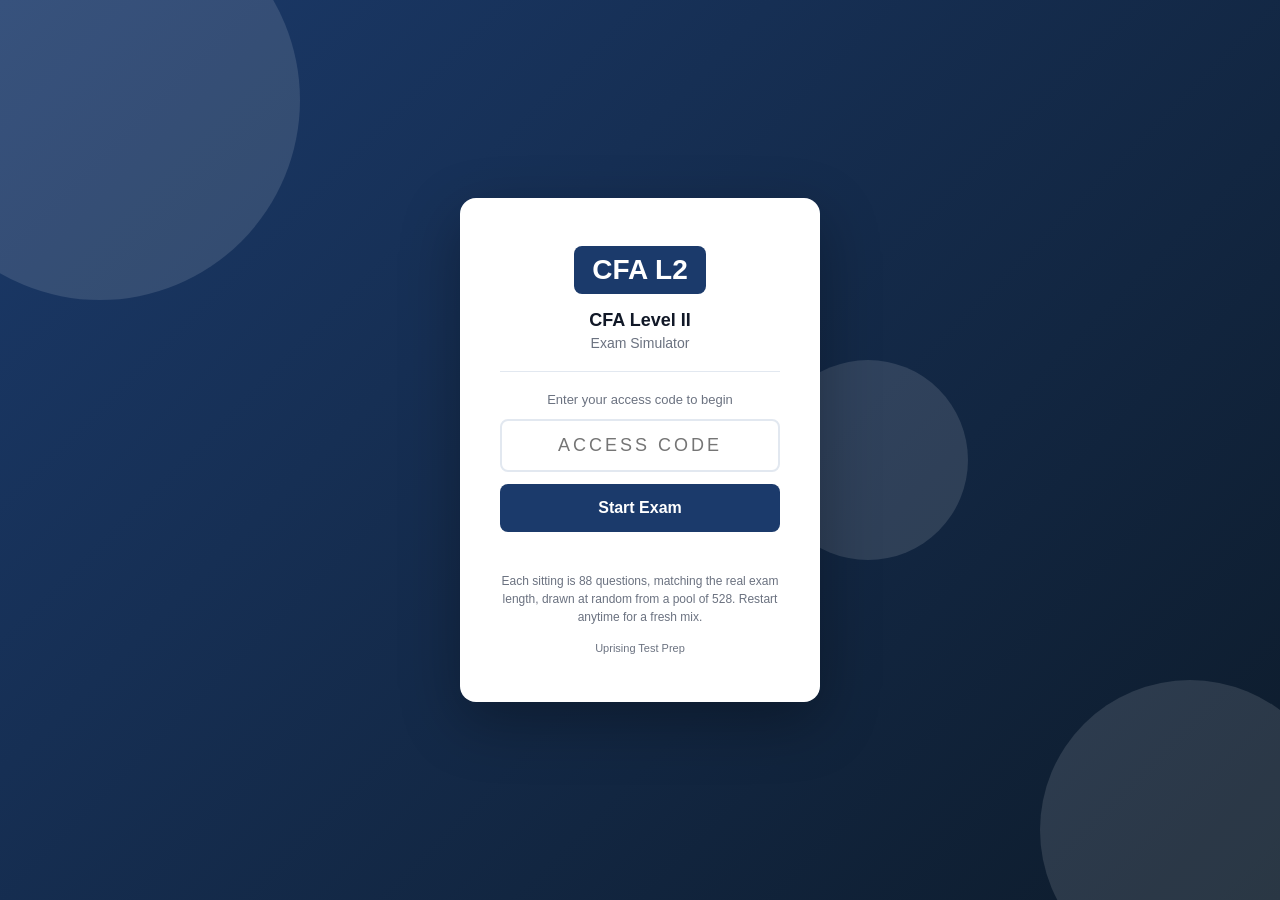
<file: index.html>
<!DOCTYPE html>
<html lang="en">
<head>
  <meta charset="UTF-8" />
  <meta name="viewport" content="width=device-width, initial-scale=1.0, viewport-fit=cover" />
  <meta name="apple-mobile-web-app-capable" content="yes" />
  <meta name="apple-mobile-web-app-status-bar-style" content="black-translucent" />
  <title>CFA Level II Exam Simulator</title>
  <link rel="stylesheet" href="style.css" />
</head>
<body>

<div id="access-gate">
  <div class="gate-bg-shapes">
    <div class="shape shape-1"></div>
    <div class="shape shape-2"></div>
    <div class="shape shape-3"></div>
  </div>
  <div class="gate-card">
    <div class="gate-logo">
      <div class="logo-badge">CFA L2</div>
    </div>
    <h1 class="gate-title">CFA Level II</h1>
    <p class="gate-subtitle">Exam Simulator</p>
    <div class="gate-divider"></div>
    <p class="gate-instruction">Enter your access code to begin</p>
    <input type="text" id="access-code-input" class="gate-input"
           placeholder="Access Code" autocomplete="off"
           maxlength="20" spellcheck="false" />
    <button id="access-btn" class="gate-btn">Start Exam</button>
    <p id="access-error" class="gate-error"></p>
    <p class="gate-pool-note">Each sitting is 88 questions, matching the real exam length, drawn at random from a pool of 528. Restart anytime for a fresh mix.</p>
    <p class="gate-hint">Uprising Test Prep</p>
  </div>
</div>

<div id="app" style="display:none">
  <header class="top-bar">
    <div class="bar-left">
      <span class="bar-logo">CFA Level II</span>
      <span class="bar-title">Exam Simulator</span>
    </div>
    <div class="bar-right">
      <span class="bar-timer" id="timer-display">--:--</span>
      <button class="bar-btn" id="flag-btn">Flag</button>
      <button class="bar-btn bar-btn-primary" id="submit-btn">
        <span class="btn-full">Submit Exam</span>
        <span class="btn-short">Submit</span>
      </button>
    </div>
  </header>

  <div class="progress-strip">
    <div class="progress-bar" id="progress-bar"></div>
  </div>

  <main class="exam-main">
    <div class="question-panel">
      <div class="q-meta">
        <span id="q-counter"></span>
        <span id="q-domain" class="q-domain-tag"></span>
        <span id="q-flag-indicator" class="flag-chip" style="display:none">Flagged</span>
      </div>
      <!-- Shared text for a linked cluster (a clinical case, a reading
           passage). It sits ABOVE the stem, which is the one thing that
           legitimately precedes it, and repeats on every question in the
           cluster so nobody has to page backwards. -->
      <div id="q-cluster-wrap" class="cluster-wrap" style="display:none"></div>
      <p id="question-text" class="q-text"></p>
      <!-- The picture sits BELOW the question text so the simulator matches
           the printed book exactly: stem, then picture, then options. They
           used to disagree (book put the picture under the stem, simulator put
           it above), so no single wording could be true in both places, and
           184 of MLPAO's 185 image questions said "shown above" while the
           book printed the picture below the sentence. Write stems with
           neutral wording ("the strip shown", "the diagram shows") and this
           whole class of bug cannot come back. -->
      <div id="q-image-wrap" style="display:none; margin-bottom:14px;"></div>
      <div id="options-list" class="options-list"></div>
      <div id="explanation-box" class="explanation-box" style="display:none">
        <div class="explanation-label">Explanation</div>
        <p id="explanation-text" class="explanation-text"></p>
      </div>
    </div>
    <div class="nav-bar">
      <button class="nav-btn" id="prev-btn">&#8592; Prev</button>
      <button class="nav-btn nav-btn-map" id="map-btn">Question Map</button>
      <button class="nav-btn nav-btn-next" id="next-btn">Next &#8594;</button>
    </div>
  </main>
</div>

<!-- Question Map Modal -->
<div id="map-modal" style="display:none">
  <div class="map-backdrop" id="map-backdrop"></div>
  <div class="map-panel">
    <div class="map-header">
      <span class="map-title">Question Map</span>
      <button id="map-close" class="map-close-btn">&#x2715; Close</button>
    </div>
    <div class="map-legend">
      <span class="leg-item"><span class="leg-swatch leg-answered"></span>Answered</span>
      <span class="leg-item"><span class="leg-swatch leg-flagged"></span>Flagged</span>
      <span class="leg-item"><span class="leg-swatch leg-unanswered"></span>Unanswered</span>
    </div>
    <div id="q-grid" class="q-grid"></div>
  </div>
</div>

<div id="results-screen" style="display:none">
  <div class="results-card">
    <div class="res-header">
      <div class="res-badge">CFA Level II</div>
      <h2 id="res-status" class="res-status"></h2>
      <p id="res-score" class="res-score"></p>
      <p class="res-disclaimer">CFA Institute does not publish a fixed passing score for Level II — the Minimum Passing Score is set separately for each exam administration. 70% is a practice benchmark only, not an official cutoff.</p>
    </div>
    <div id="res-domains" class="res-domains"></div>
    <p class="mode-pool-note">This sitting drew 88 questions from a pool of 528 simulator questions. Restart for a fresh mix, or see the printed book for the full question bank.</p>
    <button id="res-review-btn" class="res-btn">Review Answers</button>
    <button id="res-restart-btn" class="res-btn res-btn-secondary">Restart</button>
  </div>
</div>

<script src="questions.js"></script>
<script src="app.js"></script>
</body>
</html>
</file>
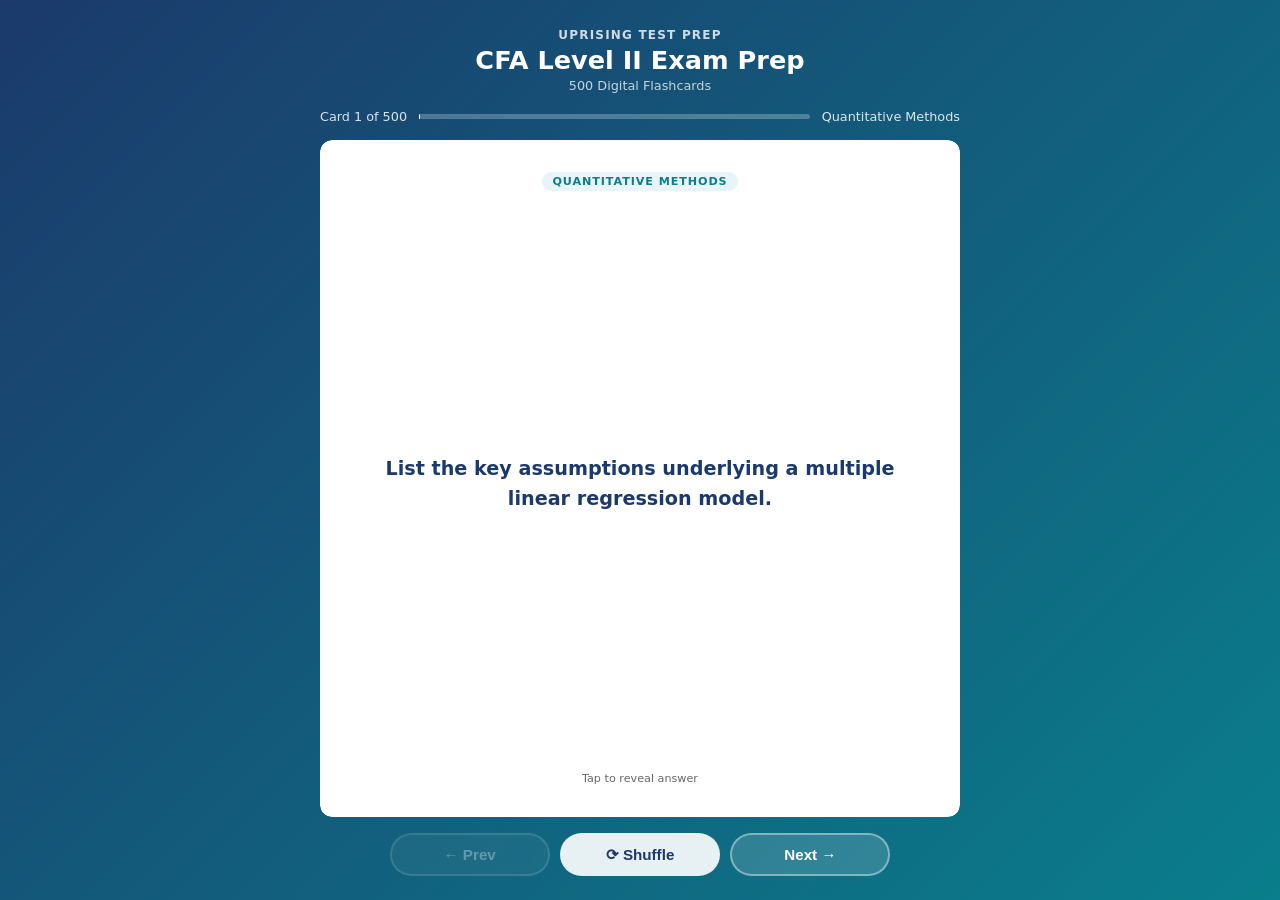
<file: flashcards/index.html>
<!DOCTYPE html>
<html lang="en">
<head>
  <meta charset="UTF-8">
  <meta name="viewport" content="width=device-width, initial-scale=1.0">
  <title>CFA Level II Exam Prep: Flashcards</title>
  <style>
    :root {
      --blue:   #1B3A6B;
      --teal:   #0A7E8C;
      --ltblue: #E8F4F8;
      --white:  #FFFFFF;
      --text:   #1A1A1A;
      --muted:  #666;
      --radius: 12px;
    }
    * { box-sizing: border-box; margin: 0; padding: 0; }
    html, body { height: 100%; }
    body {
      font-family: 'Segoe UI', system-ui, sans-serif;
      background: linear-gradient(135deg, var(--blue) 0%, var(--teal) 100%);
      /* Pinned, not min-height: the page must never grow, or the controls
         get pushed below the fold on iOS where 100dvh and height:100%
         disagree. The height:100% rule above is the pre-dvh fallback. */
      height: 100dvh;
      max-height: 100dvh;
      overflow: hidden;
      display: flex;
      flex-direction: column;
      align-items: center;
      padding: 1.25rem 1rem 1rem;
      gap: 0.75rem;
      overflow-x: hidden;
    }
    header { text-align: center; color: #fff; flex-shrink: 0; }
    header .brand { font-size: 0.75rem; font-weight: 700; letter-spacing: 0.1em; opacity: 0.8; text-transform: uppercase; }
    header h1 { font-size: 1.3rem; font-weight: 800; margin-top: 0.2rem; }
    header .subtitle { font-size: 0.8rem; opacity: 0.75; margin-top: 0.15rem; }
    #progress-info {
      display: flex; align-items: center; gap: 0.75rem;
      color: rgba(255,255,255,0.85); font-size: 0.8rem;
      flex-shrink: 0; width: 100%; max-width: 640px;
    }
    #progress-bar-track {
      flex: 1; background: rgba(255,255,255,0.25);
      border-radius: 4px; height: 5px;
    }
    #progress-bar-fill { height: 100%; background: #fff; border-radius: 4px; transition: width 0.3s; }
    .card-scene {
      width: 100%; max-width: 640px;
      perspective: 1200px;
      cursor: pointer;
      flex: 1; min-height: 0;
      display: flex; flex-direction: column;
    
      /* WebKit does not clip overflow inside a preserve-3d context, so the
         answer pane's own clip is dropped and a long answer paints over the
         Prev/Next row. This element only sets the perspective and is NOT
         itself in the 3D context, so its clip is honoured in every engine. */
      overflow: hidden;
      border-radius: var(--radius);
    }
    .card-inner {
      position: relative; width: 100%;
      flex: 1; min-height: 0;
      transition: transform 0.55s cubic-bezier(.4,0,.2,1);
      transform-style: preserve-3d;
    }
    .card-scene.flipped .card-inner { transform: rotateY(180deg); }
    .card-face {
      position: absolute; inset: 0;
      backface-visibility: hidden; -webkit-backface-visibility: hidden;
      border-radius: var(--radius);
      display: flex; flex-direction: column;
      padding: 1.5rem 1.75rem;
      box-shadow: 0 12px 40px rgba(0,0,0,0.2);
      overflow: hidden;
    
      /* Painting through a mask forces WebKit to allocate a real clipping
         layer for a 3D-transformed element, which is what makes the
         overflow:hidden and the rounded corners above actually apply. */
      -webkit-mask-image: -webkit-radial-gradient(#fff, #000);
              mask-image: radial-gradient(#fff, #000);
    }
    .card-front { background: var(--white); align-items: center; justify-content: center; }
    .card-back  { background: var(--ltblue); transform: rotateY(180deg); }
    .card-badge {
      font-size: 0.7rem; font-weight: 700; text-transform: uppercase;
      letter-spacing: 0.08em;
      background: var(--ltblue); color: var(--teal);
      padding: 0.2rem 0.65rem; border-radius: 20px;
      margin-bottom: 0.85rem; flex-shrink: 0;
    }
    .card-back .card-badge { background: rgba(10,126,140,0.12); }
    .card-front .q-text {
      font-size: 1.1rem; font-weight: 600; color: var(--blue); line-height: 1.55;
      text-align: center; overflow-y: auto; flex: 1;
      display: flex; align-items: center; justify-content: center;
      scrollbar-width: thin; scrollbar-color: rgba(27,58,107,0.3) transparent;
    }
    .card-back .a-label { font-size: 0.7rem; font-weight: 700; color: var(--teal); text-transform: uppercase; letter-spacing: 0.08em; margin-bottom: 0.4rem; flex-shrink: 0; }
    .card-back .a-text  {
      font-size: 0.975rem; color: var(--text); line-height: 1.65;
      overflow-y: auto; flex: 1; min-height: 0; padding-right: 4px;
      scrollbar-width: thin; scrollbar-color: rgba(10,126,140,0.4) transparent;
    
      -webkit-overflow-scrolling: touch;
      overscroll-behavior: contain;
    }
    .card-back .a-text::-webkit-scrollbar { width: 4px; }
    .card-back .a-text::-webkit-scrollbar-track { background: transparent; }
    .card-back .a-text::-webkit-scrollbar-thumb { background: rgba(10,126,140,0.4); border-radius: 4px; }
    .tap-hint { flex-shrink: 0; margin-top: 0.6rem; font-size: 0.7rem; color: var(--muted); text-align: center; }
    .card-back .tap-hint { color: var(--teal); opacity: 0.7; }
    .controls {
      display: flex; gap: 0.65rem; flex-wrap: nowrap;
      justify-content: center; flex-shrink: 0;
      width: 100%; max-width: 640px;
      padding-bottom: env(safe-area-inset-bottom, 0px);
    }
    .btn {
      padding: 0.6rem 1.2rem; border-radius: 50px;
      border: 2px solid rgba(255,255,255,0.4);
      background: rgba(255,255,255,0.15); color: #fff;
      font-weight: 700; font-size: 0.875rem; cursor: pointer;
      transition: all 0.2s; backdrop-filter: blur(4px);
      white-space: nowrap; flex: 1; max-width: 160px;
    }
    .btn:hover { background: rgba(255,255,255,0.3); border-color: rgba(255,255,255,0.7); }
    .btn:active { transform: scale(0.96); }
    .btn:disabled { opacity: 0.35; cursor: not-allowed; }
    .btn.btn-primary { background: rgba(255,255,255,0.9); color: var(--blue); border-color: transparent; }
    .btn.btn-primary:hover { background: #fff; }
    #loading { color: rgba(255,255,255,0.8); font-size: 1rem; text-align: center; padding: 3rem; flex: 1; }
    @media (min-width: 768px) {
      body { padding: 1.75rem 1.5rem 1.5rem; gap: 1rem; }
      header h1 { font-size: 1.6rem; }
      .card-face { padding: 2rem 2.5rem; }
      .card-front .q-text { font-size: 1.2rem; }
      .card-back .a-text { font-size: 1.05rem; }
      .btn { font-size: 0.95rem; padding: 0.65rem 1.4rem; }
    }
    @media (max-width: 380px) {
      body { padding: 0.75rem; gap: 0.5rem; }
      header .brand { font-size: 0.65rem; }
      header h1 { font-size: 1.1rem; }
      header .subtitle { display: none; }
      .card-face { padding: 1rem 1.1rem; }
      .card-front .q-text { font-size: 0.975rem; }
      .card-back .a-text { font-size: 0.875rem; }
      .btn { font-size: 0.8rem; padding: 0.5rem 0.75rem; }
    }
  </style>
</head>
<body>
<header>
  <div class="brand">Uprising Test Prep</div>
  <h1>CFA Level II Exam Prep</h1>
  <div class="subtitle">500 Digital Flashcards</div>
</header>
<div id="progress-info">
  <span id="card-counter">Card 1 of 500</span>
  <div id="progress-bar-track"><div id="progress-bar-fill" style="width:0%"></div></div>
  <span id="domain-label"></span>
</div>
<div id="loading">Loading flashcards...</div>
<div class="card-scene" id="card-scene" style="display:none" onclick="flipCard()">
  <div class="card-inner" id="card-inner">
    <div class="card-face card-front">
      <div class="card-badge" id="front-badge"></div>
      <div class="q-text" id="q-text"></div>
      <div class="tap-hint">Tap to reveal answer</div>
    </div>
    <div class="card-face card-back">
      <div class="card-badge" id="back-badge">Answer</div>
      <div class="a-label">Answer</div>
      <div class="a-text" id="a-text"></div>
      <div class="tap-hint">Tap to flip back</div>
    </div>
  </div>
</div>
<div class="controls" id="controls" style="display:none">
  <button class="btn" id="prev-btn" onclick="event.stopPropagation();move(-1)" disabled>&#8592; Prev</button>
  <button class="btn btn-primary" onclick="event.stopPropagation();shuffleCards()">&#10227; Shuffle</button>
  <button class="btn" id="next-btn" onclick="event.stopPropagation();move(1)">Next &#8594;</button>
</div>
<script>
const DOMAIN_LABELS = {
  quantitative_methods: "Quantitative Methods",
  economics: "Economics",
  corporate_issuers: "Corporate Issuers",
  derivatives: "Derivatives",
  alternative_investments: "Alternative Investments",
  financial_statement_analysis: "Financial Statement Analysis",
  equity_investments: "Equity Investments",
  fixed_income: "Fixed Income",
  portfolio_management: "Portfolio Management",
  ethical_and_professional_standards: "Ethical and Professional Standards",
};
let cards   = [];
let current = 0;
async function init() {
  try {
    const res = await fetch('flashcards.json');
    if (!res.ok) throw new Error('Network error');
    cards = await res.json();
    document.getElementById('loading').style.display    = 'none';
    document.getElementById('card-scene').style.display = 'flex';
    document.getElementById('controls').style.display   = 'flex';
    show();
  } catch (e) {
    document.getElementById('loading').textContent = 'Error loading flashcards. Please try refreshing.';
  }
}
function domainLabel(key) {
  return DOMAIN_LABELS[key] || key.replace(/_/g, ' ').replace(/\b\w/g, c => c.toUpperCase());
}
function show() {
  const c = cards[current];
  document.getElementById('card-scene').classList.remove('flipped');
  document.getElementById('a-text').scrollTop = 0;
  const label = domainLabel(c.domain || c.chapter || '');
  document.getElementById('q-text').textContent       = c.front;
  document.getElementById('a-text').textContent       = c.back;
  document.getElementById('front-badge').textContent  = label;
  document.getElementById('back-badge').textContent   = label;
  document.getElementById('card-counter').textContent = `Card ${current+1} of ${cards.length}`;
  document.getElementById('domain-label').textContent = label;
  document.getElementById('progress-bar-fill').style.width = `${((current+1)/cards.length*100).toFixed(1)}%`;
  document.getElementById('prev-btn').disabled = current === 0;
  document.getElementById('next-btn').disabled = current === cards.length - 1;
}
function flipCard() { document.getElementById('card-scene').classList.toggle('flipped'); }
function move(dir) {
  const next = current + dir;
  if (next < 0 || next >= cards.length) return;
  current = next; show();
}
function shuffleCards() {
  for (let i = cards.length - 1; i > 0; i--) {
    const j = Math.floor(Math.random() * (i+1));
    [cards[i], cards[j]] = [cards[j], cards[i]];
  }
  current = 0; show();
}
document.addEventListener('keydown', e => {
  if (e.key === 'ArrowRight' || e.key === 'ArrowDown') move(1);
  else if (e.key === 'ArrowLeft' || e.key === 'ArrowUp') move(-1);
  else if (e.key === ' ' || e.key === 'Enter') { e.preventDefault(); flipCard(); }
});
init();
</script>
</body>
</html>
</file>
<file: style.css>
/* CFA2 Exam Simulator, Styles */
:root {
  --primary:   #1B3A6B;
  --pass:      #059669;
  --fail:      #DC2626;
  --bg:        #F3F4F8;
  --card:      #FFFFFF;
  --border:    #E2E8F0;
  --text:      #111827;
  --muted:     #6B7280;
  --radius:    10px;
}
*, *::before, *::after { box-sizing: border-box; margin: 0; padding: 0; }
body {
  font-family: -apple-system, BlinkMacSystemFont, "Segoe UI", sans-serif;
  background: var(--bg);
  color: var(--text);
  height: 100vh;
  height: 100dvh;
  overflow: hidden;
  -webkit-text-size-adjust: 100%;
}

/* ── Access Gate ─────────────────────────────────────────────────────────── */
#access-gate {
  display: flex;
  align-items: center;
  justify-content: center;
  height: 100vh;
  height: 100dvh;
  background: linear-gradient(135deg, var(--primary) 0%, #0d1b2a 100%);
  position: relative;
  overflow: hidden;
  padding: 20px;
  padding-top: max(20px, env(safe-area-inset-top));
  padding-bottom: max(20px, env(safe-area-inset-bottom));
}
.gate-bg-shapes { position: absolute; inset: 0; pointer-events: none; }
.shape { position: absolute; border-radius: 50%; opacity: .12; background: #fff; }
.shape-1 { width: 400px; height: 400px; top: -100px; left: -100px; }
.shape-2 { width: 300px; height: 300px; bottom: -80px; right: -60px; }
.shape-3 { width: 200px; height: 200px; top: 40%; left: 60%; }
.gate-card {
  background: #fff;
  border-radius: 16px;
  padding: 48px 40px;
  text-align: center;
  width: 100%;
  max-width: 360px;
  position: relative;
  z-index: 1;
  box-shadow: 0 20px 60px rgba(0,0,0,.3);
}
.logo-badge {
  display: inline-block;
  background: var(--primary);
  color: #fff;
  font-weight: 800;
  font-size: 28px;
  padding: 8px 18px;
  border-radius: 8px;
}
.gate-title { font-size: 18px; font-weight: 700; margin-top: 16px; color: var(--text); }
.gate-subtitle { color: var(--muted); font-size: 14px; margin-top: 4px; }
.gate-divider { height: 1px; background: var(--border); margin: 20px 0; }
.gate-instruction { font-size: 13px; color: var(--muted); margin-bottom: 12px; }
.gate-input {
  width: 100%;
  padding: 14px 16px;
  border: 2px solid var(--border);
  border-radius: 8px;
  font-size: 18px;
  text-align: center;
  text-transform: uppercase;
  letter-spacing: 3px;
  outline: none;
}
.gate-input:focus { border-color: var(--primary); }
.gate-btn {
  width: 100%;
  margin-top: 12px;
  padding: 15px;
  background: var(--primary);
  color: #fff;
  border: none;
  border-radius: 8px;
  font-size: 16px;
  font-weight: 600;
  cursor: pointer;
  -webkit-tap-highlight-color: transparent;
}
.gate-btn:hover { opacity: .9; }
.gate-error { color: var(--fail); font-size: 13px; margin-top: 8px; min-height: 18px; }
.gate-pool-note { color: var(--muted); font-size: 12px; margin-top: 14px; line-height: 1.5; }
.gate-hint { color: var(--muted); font-size: 11px; margin-top: 16px; }
.mode-pool-note { color: var(--muted); font-size: 13px; margin: 10px 0 18px; line-height: 1.5; }

/* ── App shell ───────────────────────────────────────────────────────────── */
#app {
  display: flex;
  flex-direction: column;
  height: 100vh;
  height: 100dvh;
  padding-top: env(safe-area-inset-top);
}
.top-bar {
  display: flex;
  justify-content: space-between;
  align-items: center;
  background: var(--primary);
  color: #fff;
  padding: 0 20px;
  padding-left: max(20px, env(safe-area-inset-left));
  padding-right: max(20px, env(safe-area-inset-right));
  height: 52px;
  flex-shrink: 0;
  gap: 8px;
}
.bar-left { display: flex; align-items: center; gap: 8px; min-width: 0; }
.bar-logo { font-weight: 800; font-size: 18px; flex-shrink: 0; }
.bar-title { font-size: 14px; opacity: .8; white-space: nowrap; overflow: hidden; text-overflow: ellipsis; }
.bar-right { display: flex; align-items: center; gap: 8px; flex-shrink: 0; }
.bar-timer {
  font-variant-numeric: tabular-nums;
  font-size: 16px;
  font-weight: 600;
  min-width: 68px;
  text-align: right;
}
.bar-btn {
  padding: 7px 13px;
  background: rgba(255,255,255,.15);
  border: 1px solid rgba(255,255,255,.3);
  color: #fff;
  border-radius: 6px;
  cursor: pointer;
  font-size: 13px;
  white-space: nowrap;
  -webkit-tap-highlight-color: transparent;
  touch-action: manipulation;
}
.bar-btn:hover { background: rgba(255,255,255,.25); }
.bar-btn-primary {
  background: #fff;
  color: var(--primary);
  border-color: #fff;
  font-weight: 600;
}
.bar-btn-primary:hover { background: #f0f0f0; }
.btn-short { display: none; }
.btn-full  { display: inline; }

.progress-strip { height: 4px; background: rgba(0,0,0,.1); flex-shrink: 0; }
.progress-bar   { height: 100%; background: #4ade80; transition: width .3s; }

/* ── Main exam area ──────────────────────────────────────────────────────── */
.exam-main {
  flex: 1;
  overflow: hidden;
  display: flex;
  flex-direction: column;
  padding: 16px 20px 0;
  padding-left: max(16px, env(safe-area-inset-left));
  padding-right: max(16px, env(safe-area-inset-right));
  min-height: 0;
}
.question-panel { flex: 1; overflow-y: auto; padding-bottom: 12px; -webkit-overflow-scrolling: touch; }
.q-meta {
  display: flex;
  align-items: center;
  gap: 8px;
  margin-bottom: 12px;
  font-size: 13px;
  color: var(--muted);
  flex-wrap: wrap;
}
.q-domain-tag {
  background: var(--primary);
  color: #fff;
  padding: 2px 8px;
  border-radius: 4px;
  font-size: 11px;
  font-weight: 600;
}
.flag-chip {
  background: #FEF3C7;
  color: #92400E;
  padding: 2px 8px;
  border-radius: 4px;
  font-size: 11px;
  font-weight: 600;
}
.cluster-wrap {
  border-left: 4px solid var(--primary, #1B3A6B);
  background: #F2F6FC; border-radius: 8px;
  padding: 10px 14px; margin-bottom: 16px;
}
.cluster-label {
  font-size: 11px; font-weight: 700; letter-spacing: 0.06em;
  text-transform: uppercase; color: var(--primary, #1B3A6B); margin-bottom: 6px;
}
.cluster-body {
  max-height: 38vh; overflow-y: auto; font-size: 15px; line-height: 1.6;
  -webkit-overflow-scrolling: touch;
}
.cluster-body p + p { margin-top: 10px; }
@media (min-width: 1100px) { .cluster-body { max-height: 52vh; } }

.q-image {
  max-width: 100%;
  /* Cap the height too. With only max-width, a tall exhibit renders at full
     width and pushes the stem and every option below the fold, so the question
     looks like it has no answers until the candidate scrolls. Found on CNPLE. */
  max-height: 62vh;
  width: auto;
  height: auto;
  object-fit: contain;
  border-radius: 6px;
  border: 1px solid var(--border);
  display: block;
  margin-bottom: 14px;
}
.q-text { font-size: 16px; line-height: 1.65; margin-bottom: 20px; }
.options-list { display: flex; flex-direction: column; gap: 10px; }
.option {
  display: flex;
  align-items: flex-start;
  gap: 12px;
  padding: 15px 16px;
  background: var(--card);
  border: 2px solid var(--border);
  border-radius: var(--radius);
  cursor: pointer;
  transition: .15s;
  -webkit-tap-highlight-color: transparent;
  touch-action: manipulation;
  min-height: 52px;
}
.option:hover  { border-color: var(--primary); background: #F8FAFF; }
.option.selected  { border-color: var(--primary); background: #EEF3FF; }
.option.correct   { border-color: #059669; background: #ECFDF5; }
.option.incorrect { border-color: #DC2626; background: #FEF2F2; }
.explanation-box {
  margin-top: 20px;
  padding: 16px 18px;
  background: #F0F9FF;
  border-left: 4px solid #2563EB;
  border-radius: 6px;
}
.explanation-label {
  font-size: 11px;
  font-weight: 700;
  text-transform: uppercase;
  letter-spacing: .06em;
  color: #2563EB;
  margin-bottom: 8px;
}
.explanation-text { font-size: 14.5px; line-height: 1.7; color: #1e293b; margin: 0; }
.opt-letter { font-weight: 700; font-size: 15px; color: var(--primary); min-width: 22px; padding-top: 1px; flex-shrink: 0; }
.opt-text   { font-size: 15px; line-height: 1.5; }

/* ── Nav bar ─────────────────────────────────────────────────────────────── */
.nav-bar {
  display: flex;
  align-items: center;
  gap: 8px;
  padding: 10px 0;
  padding-bottom: max(14px, env(safe-area-inset-bottom));
  flex-shrink: 0;
}
.nav-btn {
  flex: 1;
  padding: 13px 8px;
  background: var(--card);
  border: 1px solid var(--border);
  border-radius: 8px;
  cursor: pointer;
  font-size: 15px;
  font-weight: 500;
  text-align: center;
  -webkit-tap-highlight-color: transparent;
  touch-action: manipulation;
  min-height: 48px;
}
.nav-btn:hover      { background: #f0f0f0; }
.nav-btn-map {
  background: var(--bg);
  border-color: var(--primary);
  color: var(--primary);
  font-weight: 600;
}
.nav-btn-map:hover { background: #EEF3FF; }
.nav-btn-next {
  background: var(--primary);
  color: #fff;
  border-color: var(--primary);
}
.nav-btn-next:hover { opacity: .9; }

/* ── Question Map Modal ──────────────────────────────────────────────────── */
#map-modal {
  position: fixed;
  inset: 0;
  z-index: 1000;
  display: flex;
  flex-direction: column;
  justify-content: flex-end;
}
.map-backdrop { position: absolute; inset: 0; background: rgba(0,0,0,.5); }
.map-panel {
  position: relative;
  background: #fff;
  border-radius: 20px 20px 0 0;
  padding: 20px;
  padding-bottom: max(20px, env(safe-area-inset-bottom));
  max-height: 80vh;
  max-height: 80dvh;
  display: flex;
  flex-direction: column;
  box-shadow: 0 -4px 30px rgba(0,0,0,.2);
}
.map-header {
  display: flex;
  align-items: center;
  justify-content: space-between;
  margin-bottom: 12px;
  flex-shrink: 0;
}
.map-title { font-size: 17px; font-weight: 700; color: var(--text); }
.map-close-btn {
  padding: 8px 16px;
  background: var(--bg);
  border: 1px solid var(--border);
  border-radius: 8px;
  cursor: pointer;
  font-size: 14px;
  font-weight: 500;
  min-height: 40px;
  -webkit-tap-highlight-color: transparent;
  touch-action: manipulation;
}
.map-close-btn:hover { background: #e5e7eb; }
.map-legend { display: flex; gap: 16px; margin-bottom: 14px; flex-shrink: 0; flex-wrap: wrap; }
.leg-item { display: flex; align-items: center; gap: 6px; font-size: 13px; color: var(--muted); }
.leg-swatch {
  width: 16px;
  height: 16px;
  border-radius: 3px;
  border: 1px solid var(--border);
  background: var(--card);
  display: inline-block;
  flex-shrink: 0;
}
.leg-swatch.leg-answered  { background: var(--primary); border-color: var(--primary); }
.leg-swatch.leg-flagged   { background: #FEF3C7; border-color: #F59E0B; }
.leg-swatch.leg-unanswered { background: var(--card); }
.q-grid {
  display: flex;
  flex-wrap: wrap;
  gap: 6px;
  overflow-y: auto;
  flex: 1;
  padding-bottom: 8px;
  -webkit-overflow-scrolling: touch;
}
.grid-btn {
  width: 40px;
  height: 40px;
  border: 1px solid var(--border);
  border-radius: 6px;
  background: var(--card);
  font-size: 12px;
  cursor: pointer;
  font-weight: 500;
  -webkit-tap-highlight-color: transparent;
  touch-action: manipulation;
}
.grid-btn.answered { background: var(--primary); color: #fff; border-color: var(--primary); }
.grid-btn.flagged  { background: #FEF3C7; border-color: #F59E0B; }
.grid-btn.active   { outline: 3px solid var(--primary); outline-offset: 2px; }

/* ── Results ─────────────────────────────────────────────────────────────── */
#results-screen {
  display: flex;
  align-items: flex-start;
  justify-content: center;
  min-height: 100vh;
  min-height: 100dvh;
  background: var(--bg);
  overflow-y: auto;
  -webkit-overflow-scrolling: touch;
  padding: 20px 16px;
  padding-top: max(20px, env(safe-area-inset-top));
  padding-bottom: max(20px, env(safe-area-inset-bottom));
}
.results-card {
  background: var(--card);
  border-radius: 16px;
  padding: 40px;
  max-width: 480px;
  width: 100%;
  box-shadow: 0 8px 30px rgba(0,0,0,.1);
}
.res-header { text-align: center; margin-bottom: 24px; }
.res-badge {
  display: inline-block;
  background: var(--primary);
  color: #fff;
  font-weight: 800;
  font-size: 22px;
  padding: 6px 16px;
  border-radius: 8px;
}
.res-status { font-size: 36px; font-weight: 800; margin-top: 12px; }
.res-score  { font-size: 18px; color: var(--muted); margin-top: 4px; }
.res-disclaimer { font-size: 12px; color: var(--muted); margin-top: 10px; line-height: 1.4; max-width: 420px; }
.res-domains { margin-bottom: 24px; display: flex; flex-direction: column; gap: 10px; }
.res-domain-row { display: flex; align-items: center; gap: 8px; font-size: 13px; }
.res-domain-name { width: 160px; font-weight: 500; flex-shrink: 0; }
.res-domain-bar-wrap { flex: 1; background: #E5E7EB; border-radius: 4px; height: 8px; overflow: hidden; }
.res-domain-bar { height: 100%; border-radius: 4px; transition: width .5s; }
.res-domain-pct { width: 36px; text-align: right; font-weight: 600; }
.res-btn {
  width: 100%;
  padding: 15px;
  background: var(--primary);
  color: #fff;
  border: none;
  border-radius: 8px;
  font-size: 15px;
  font-weight: 600;
  cursor: pointer;
  margin-bottom: 10px;
  min-height: 52px;
  -webkit-tap-highlight-color: transparent;
  touch-action: manipulation;
}
.res-btn:hover { opacity: .9; }
.res-btn-secondary {
  background: transparent;
  color: var(--primary);
  border: 2px solid var(--primary);
}
.res-btn-secondary:hover { background: var(--primary); color: #fff; }

/* ── Mobile breakpoint (phones ≤ 640px) ─────────────────────────────────── */
@media (max-width: 640px) {
  /* Gate card */
  .gate-card { padding: 32px 24px; }

  /* Top bar: hide long title text, swap Submit label */
  .bar-title  { display: none; }
  .btn-full   { display: none; }
  .btn-short  { display: inline; }
  .bar-right  { gap: 6px; }
  .bar-btn    { padding: 6px 10px; font-size: 12px; }
  .bar-timer  { font-size: 14px; min-width: 58px; }

  /* Exam main */
  .exam-main { padding: 12px 14px 0; }
  .q-text { font-size: 16px; }
  .opt-text { font-size: 15px; }

  /* Nav bar, bigger touch targets */
  .nav-btn { font-size: 14px; padding: 14px 6px; }

  /* Results */
  .results-card { padding: 28px 20px; }
  .res-domain-name { width: 110px; font-size: 12px; }
  .res-domain-pct  { font-size: 12px; }
  .res-status { font-size: 30px; }

  /* Map grid, slightly bigger buttons on phones */
  .grid-btn { width: 42px; height: 42px; }
}

/* ── Very small phones (≤ 380px) ────────────────────────────────────────── */
@media (max-width: 380px) {
  .bar-logo { font-size: 15px; }
  .bar-btn  { padding: 5px 8px; font-size: 11px; }
  .bar-timer { font-size: 13px; min-width: 52px; }
  .nav-btn  { font-size: 13px; }
  .grid-btn { width: 38px; height: 38px; font-size: 11px; }
}
</file>
